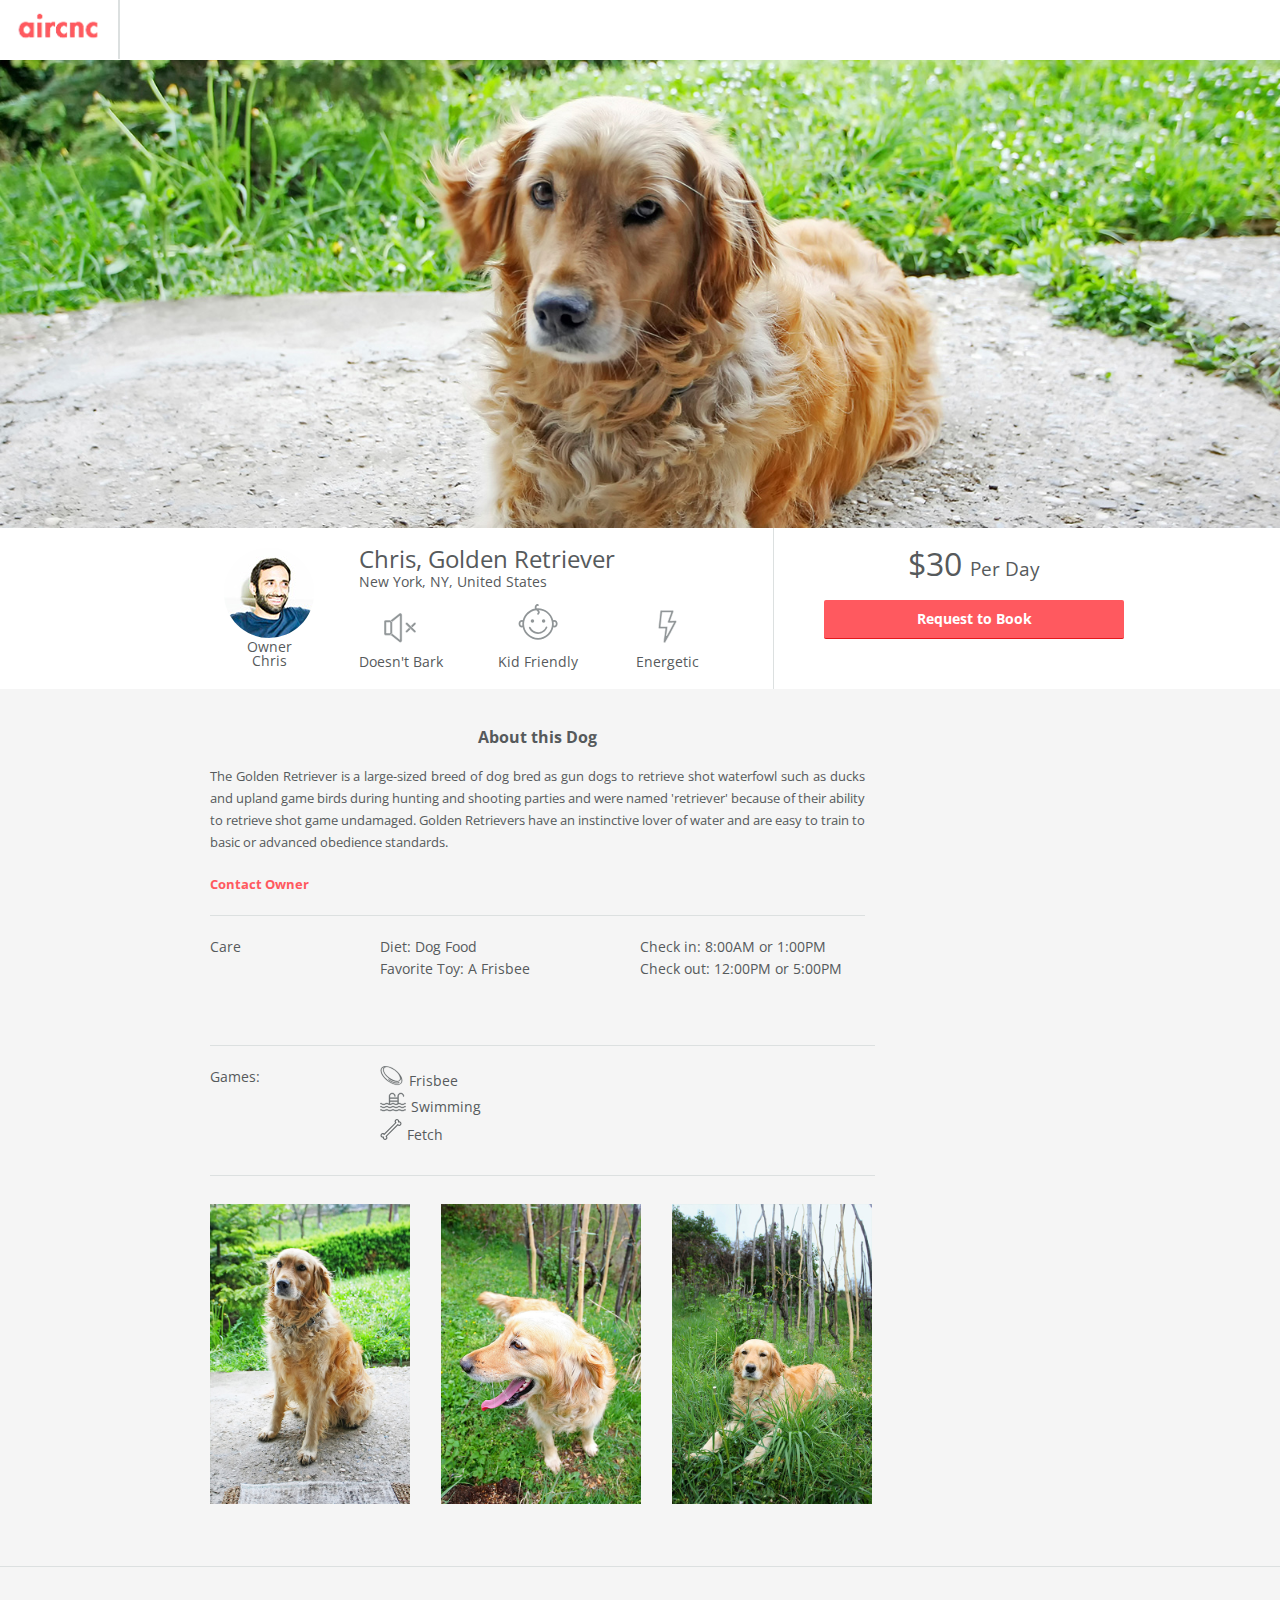
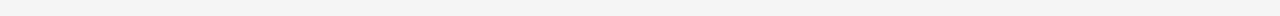
<file: aircnc/index.html>
<!DOCTYPE html>
<html>

<head>
    <title>AirCnC - Rent a Cat or Dog</title>
    <link rel="stylesheet" href="css/reset.css">
    <link rel="stylesheet" href="css/style.css">
    <link rel="stylesheet" href="css/mobile.css" media="(max-width: 650px)">
    <meta name="description" content="AirC&amp;C is the premiere site renting cute cats and canines">
    <link href='https://fonts.googleapis.com/css?family=Open+Sans:400,700,600' rel='stylesheet' type='text/css'>
    <meta name="viewport" content="width=device-width, initial-scale=1">
</head>

<body>
    <section class="container">
        <nav class="hero">
            <img src="images/logo.png">
        </nav>
        <section class="hero-image">
            <img src="images/dog-hero-image.png">
        </section>
        <section class="hero-text">
            <article class="hero-text-profile">
                <article class="hero-text-profile-image">
                    <img src="images/chris-castiglione.png">
                    <p>Owner</p>
                    <p>Chris</p>
                </article>
                <article class="hero-text-title-and-hero-icons">
                    <article class="hero-text-title">
                        <h2>Chris, Golden Retriever</h2>
                        <h6>New York, NY, United States</h6>
                    </article>
                    <article class="hero-icons">
                        <table>
                            <tr>
                                <th><img src="images/icons/mute.svg"></th>
                                <th><img src="images/icons/baby.svg"></th>
                                <th><img src="images/icons/lightning.svg"></th>
                            </tr>
                            <tr>
                                <td class="first-icon">Doesn't Bark</td>
                                <td>Kid Friendly</td>
                                <td>Energetic</td>
                            </tr>
                        </table>
                    </article>
                </article>
            </article>
            <article class="book-section">
                <h1>$30 <span>Per Day</span></h1>
                <a href="#">
                    <article class="button">
                        <p>Request to Book</p>
                    </article>
                </a>
            </article>
        </section>
        <section class="about">
            <h1>About this Dog</h1>
            <p>
                The Golden Retriever is a large-sized breed of dog bred as gun dogs to retrieve shot waterfowl such as ducks and upland game birds during hunting and shooting parties and were named 'retriever' because of their ability to retrieve shot game undamaged.
                Golden Retrievers have an instinctive lover of water and are easy to train to basic or advanced obedience standards.
            </p>
            <a href="#">
                <p>Contact Owner</p>
            </a>
        </section>
        <section class="care-section">
            <ul> <span>Care</span>
                <li class="second-tab">Diet: Dog Food</li>
                <li class="second-tab">Favorite Toy: A Frisbee</li>
                <li class="third-tab">Check in: 8:00AM or 1:00PM</li>
                <li class="third-tab">Check out: 12:00PM or 5:00PM</li>
            </ul>
        </section>
        <section class="game-section">
            <ul> <span>Games:</span>
                <li><img src="images/icons/frisbee.svg">Frisbee</li>
                <li><img src="images/icons/pool.svg">Swimming</li>
                <li><img src="images/icons/bone.svg">Fetch</li>
            </ul>
        </section>
        <section class="dog-section">
            <img class="first-dog" src="images/dog-1.jpg">
            <img class="dog-margin" src="images/dog-2.jpg">
            <img class="dog-margin" src="images/dog-3.jpg">
        </section>
    </section>
    <footer>
    </footer>



</body>

</html>
</file>
<file: aircnc/css/style.css>
/*
 * General/Utility Styles
*/

* {
    -moz-box-sizing: border-box;
    /* Firexfox */
    -webkit-box-sizing: border-box;
    /* Safari/Chrome/iOS/Android */
    box-sizing: border-box;
    /* IE */
}

body {
    margin: 0;
    background: #f5f5f5;
    font-family: 'Open Sans', arial, sans-serif;
    font-size: 0.875rem;
    color: rgb(86, 90, 92);
}

.container {
    white-space: nowrap;
}

.clearfix:after {
    content: "";
    display: table;
    clear: both;
}

a {
    font-weight: bold;
    color: rgb(255, 89, 95);
    text-decoration: none;
}

strong {
    font-weight: 600;
}


/*
 * Button styles
*/

.button {
    background: rgb(255, 89, 95);
    color: white;
    text-decoration: none;
    display: block;
    padding: 0.75rem 5rem;
    border-bottom: 1px solid rgb(227, 25, 29);
    border-radius: 2px;
    width: 300px;
    margin: 20px auto;
}

.button:hover {
    background: rgb(201, 71, 75);
}

.hero {
    width: 100%;
    height: 60px;
    background-color: white;
}

.hero img {
    width: 120px;
    border-right: 2px solid #DCE0E0;
}

.hero-image img {
    width: 100%;
    margin: 0;
}

.hero-image {
    height: auto;
    line-height: 0;
}

.top-half {
    background-color: white;
    height: 850px;
}

.bottom-half {
    background-color: #DCE0E0;
    height: 600px;
}

.bottom-half img {
    width: 100%;
    height: 300px;
}

.dog-pictures {
    width: 300px;
}

.hero-text {
    background-color: white;
    margin: 0;
    padding: 0;
}

.hero-text-profile {
    content: "";
    display: inline-block;
    width: 550px;
    height: 100%;
    border-right: 1px solid #DCE0E0;
    padding-top: 20px;
    padding-bottom: 20px;
    margin-left: 14rem;
}

.hero-text-profile-image {
    float: left;
    display: inline-block;
    width: 90px;
    text-align: center;
    margin: auto;
}

.hero-text-title-and-hero-icons {
    display: inline-block;
    padding: 0 0 0 20px;
}

.hero-text-title {
    float: none;
    display: inline-block;
    padding-left: 25px;
    line-height: 1.4rem;
}

.hero-text img {
    border-radius: 100%;
}

h1 {
    font-size: 2rem;
}

h2 {
    font-size: 1.5rem;
}

.hero-icons img {
    border-radius: 0;
    margin-right: 50px;
    margin-left: 50px;
}

.first-icon {
    margin-left: 0px;
}

table {
    text-align: center;
}

th img {
    margin: 10px 40px 10px 40px;
}

.book-section {
    display: inline-block;
    text-align: center;
    position: absolute;
    margin: 20px 0 20px 50px;
}

.book-section span {
    font-size: 1.2rem;
}

.about h1 {
    margin-top: 20px;
    margin-bottom: 20px;
    text-align: center;
    font-family: 'Open Sans', sans-serif;
    font-size: 1rem;
    color: #565A5C;
    font-weight: bold;
}

.about {
    white-space: normal;
    content: "";
    display: block;
    margin-left: 210px;
    width: 655px;
    padding-top: 20px;
    border-bottom: 1px solid #DCE0E0;
}

.about p {
    font-family: 'Open Sans', sans-serif;
    font-size: 0.8125rem;
    line-height: 22px;
    text-align: justify;
}

.about a {
    margin-top: 20px;
    display: inline-block;
    margin-bottom: 20px;
}

.about a:hover {
    text-decoration: underline;
}

.care-section {
    white-space: normal;
    content: "";
    display: block;
    margin-left: 210px;
    width: 665px;
    border-bottom: 1px solid #DCE0E0;
    padding-top: 20px;
    padding-bottom: 20px;
    height: 130px;
    line-height: 22px;
}

.care-section span {
    float: left;
    width: 170px;
    height: 30px;
}

.second-tab {
    float: left;
    width: 260px;
}

.game-section {
    white-space: normal;
    content: "";
    display: block;
    margin-left: 210px;
    width: 665px;
    border-bottom: 1px solid #DCE0E0;
    padding-top: 20px;
    padding-bottom: 20px;
    height: 130px;
    line-height: 22px;
}

.game-section span {
    float: left;
    display: inline;
    height: 40px;
    width: 170px;
    margin-top: 0px;
    margin-bottom: 20px;
}

.game-section img {
    display: inline;
    margin-right: 5px;
}

.dog-section {
    content: "";
    display: block;
    margin-left: 210px;
    width: 665px;
}

.dog-section img {
    margin-top: 28px;
    margin-bottom: 0px;
    width: 200px;
    height: 300px;
    margin-bottom: 60px;
}

.first-dog {
    margin-left: 0px;
}

.dog-margin {
    margin-left: 27px;
}

footer {
    border-top: 1px solid #DCE0E0;
    height: 50px;
}
</file>
<file: aircnc/css/mobile.css>
/*
 * General/Utility Styles
*/

* {
    -moz-box-sizing: border-box;
    /* Firexfox */
    -webkit-box-sizing: border-box;
    /* Safari/Chrome/iOS/Android */
    box-sizing: border-box;
    /* IE */
}

body {
    margin: 0;
    background: rgb(245, 245, 245);
    font-family: 'Open Sans', arial, sans-serif;
    font-size: 0.875rem;
    color: rgb(86, 90, 92);
}

.container {
    white-space: normal;
}

.clearfix:after {
    content: "";
    display: table;
    clear: both;
}

a {
    font-weight: bold;
    color: rgb(255, 89, 95);
    text-decoration: none;
}

strong {
    font-weight: 600;
}


/*
 * Button styles
*/

.button {
    background: rgb(255, 89, 95);
    color: white;
    text-decoration: none;
    display: inline-block;
    padding: 0.75rem 5rem;
    border-bottom: 1px solid rgb(227, 25, 29);
    border-radius: 2px;
    width: 80%;
    margin: 0 auto 20px auto;
}

.hero {
    width: 100%;
}

.hero-text {
    text-align: center;
    border-bottom: 1px solid #DCE0E0;
}

.hero-text-profile {
    width: 100%;
    margin-left: 0;
}

.hero-text-profile p {
    margin: 5px auto;
}

.hero-text-title {
    float: none;
    padding: 0;
}

.hero-text-title h2,
h6 {
    margin: 5px auto;
}

.hero-text-profile h2,
.hero-text-profile h6 {
    float: none;
}

.hero-text-profile-image {
    float: none;
    display: inline;
    text-align: center;
    margin: auto;
}

.hero-text-title-and-hero-icons {
    float: none;
}

table img {
    border-radius: 0;
}

.book-section {
    width: 80%;
    font-size: 1.1rem;
    position: relative;
}

.book-section h1 {
    margin: 20px auto 20px auto;
}

.about a>p {
    text-align: center;
    margin: 20px auto 20px auto;
}

.about {
    content: "";
    display: block;
    margin: 0 auto;
    width: 90%;
    padding-top: 20px;
    border-bottom: 1px solid #DCE0E0;
}

.about a {
    display: inline;
    width: 10%;
}

.care-section {
    content: "";
    display: block;
    margin: 0 auto;
    width: 90%;
    border-bottom: 1px solid #DCE0E0;
    padding-top: 20px;
    padding-bottom: 20px;
    height: fit-content;
}

.care-section span {
    display: inline-block;
    margin: 10px 0 10px 0;
}

.care-section span {
    float: none;
}

.second-tab {
    float: none;
    width: 260px;
}

.game-section {
    content: "";
    display: block;
    margin: 0 auto;
    width: 90%;
    border-bottom: 1px solid #DCE0E0;
    padding-top: 20px;
    padding-bottom: 20px;
    height: fit-content;
}

.game-section span {
    float: none;
    display: inline-block;
    margin: 10px 0 10px 0;
}

.dog-section {
    content: "";
    display: block;
    margin: 0 auto;
    width: 90%;
    border-bottom: 1px solid #DCE0E0;
    padding-top: 20px;
    padding-bottom: 20px;
}

.dog-section img {
    margin: 20px 0 20px 0;
    width: 100%;
    height: auto;
}
</file>
